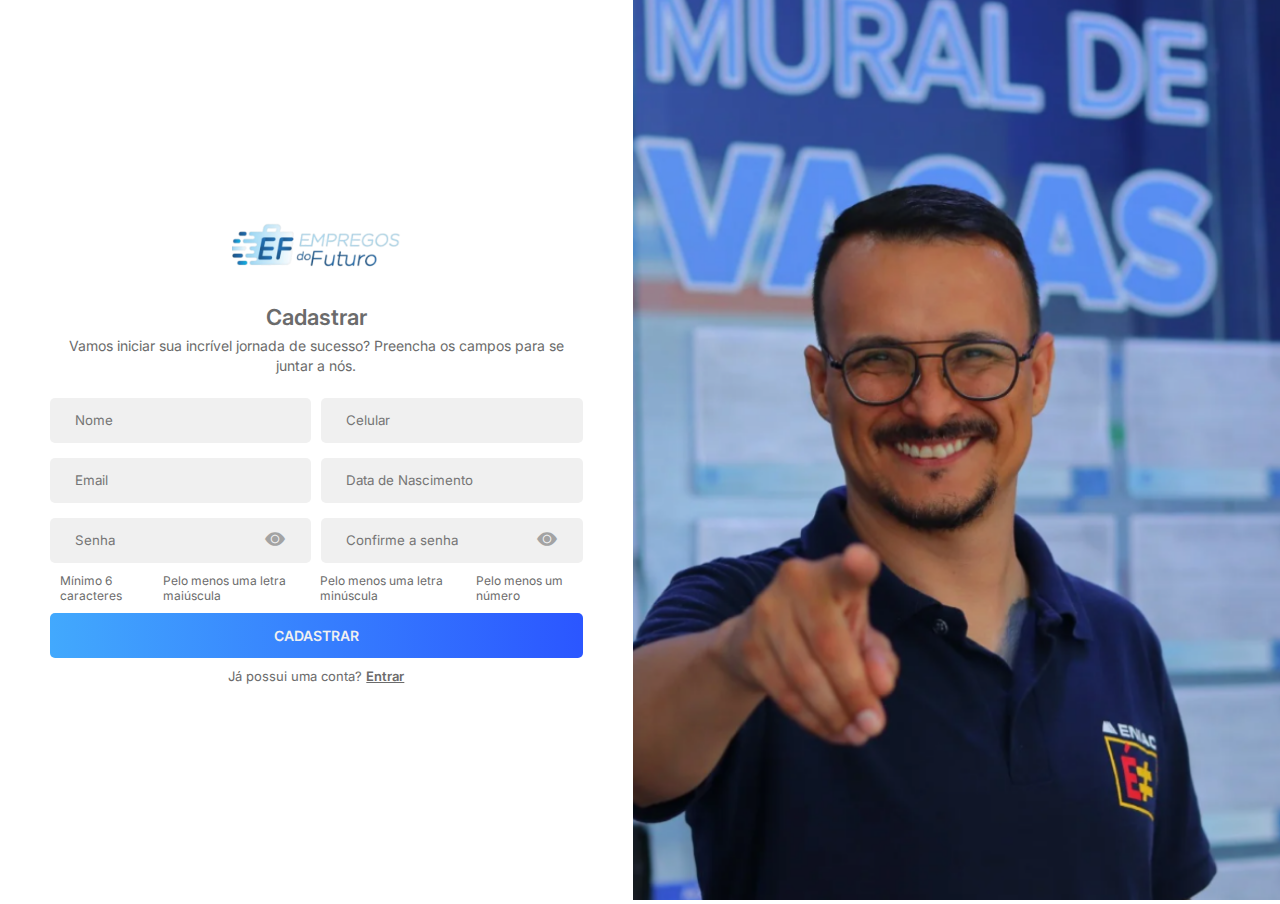
<file: cadastro.html>
<!DOCTYPE html>
<html lang="pt-br">

<head>
    <meta charset="UTF-8">
    <meta name="viewport" content="width=device-width, initial-scale=1.0">
    <title>Cadastro | Empregos do Futuro</title>
    <link rel="stylesheet" href="css/style_cadastro.css">

    <!-- Biblioteca do icone -->
    <link rel="stylesheet" href="https://cdn.jsdelivr.net/npm/bootstrap-icons@1.11.3/font/bootstrap-icons.min.css">

    <!-- Javascript (mostra e esconder) Senha -->
    <script src="./js/ocultarSenha.js"></script>

    <!-- Javascript das Validações -->
    <script src="./js/validacoes.js"></script>
</head>

<body>
    <main>
        <div class="left_side">
            <form action="./control/cadastrarAluno.jsp" name="formCadastro" id="formCadastro">
                <a href="./index.html"><img src="./img/Logo.png" alt="Empregos do Futuro" class="botton_home"></a>

                <div class="titulo_form">
                    <h2>Cadastrar</h2>
                    <span>
                        Vamos iniciar sua incrível jornada de sucesso?
                        Preencha os campos para se juntar a nós.
                    </span>
                </div>

                <div class="entrada_dados">
                    <div class="linha">
                        <div class="info">
                            <input type="text" id="txtNome" name="txtNome" placeholder="Nome" autocomplete="off">
                            <span class="erro" id="erroNome"></span>
                        </div>

                        <div class="info">
                            <input type="text" id="txtCelular" name="txtCelular" placeholder="Celular"
                                autocomplete="off">
                            <span class="erro" id="erroCelular"></span>
                        </div>
                    </div>

                    <div class="linha">
                        <div class="info">
                            <input type="text" id="txtEmail" name="txtEmail" placeholder="Email" autocomplete="off">
                            <span class="erro" id="erroEmail"></span>
                        </div>
                        <div class="info">
                            <input type="text" id="txtDataNasc" name="txtDataNasc" placeholder="Data de Nascimento"
                                onfocus="(this.type='date')" onblur="(this.type='text')">
                            <span class="erro" id="erroDataNasc"></span>
                        </div>
                    </div>

                    <div class="linha">
                        <div class="info">
                            <input type="password" id="txtSenha" name="txtSenha" placeholder="Senha" autocomplete="off">
                            <i class="bi bi-eye-fill" id="btn-Senha" onclick="mostrarSenha()"></i>
                        </div>
                        <div class="info">
                            <input type="password" id="txtConfirmaSenha" name="txtConfirmacaoSenha" placeholder="Confirme a senha" autocomplete="off">
                            <i class="bi bi-eye-fill" id="btn-ConfirmaSenha" onclick="mostrarSenha()"></i>
                        </div>
                    </div>
                    <div class="verifsenha">
                        <span class="requisito" id="erroSenhaChar">Mínimo 6 caracteres</span>
                        <span class="requisito" id="erroSenhaUpper">Pelo menos uma letra maiúscula</span>
                        <span class="requisito" id="erroSenhaLower">Pelo menos uma letra minúscula</span>
                        <span class="requisito" id="erroSenhaNum">Pelo menos um número</span>
                    </div>


                    <div class="botao">
                        <input type="button" onclick="validarDados()" class="btnEntrar" value="Cadastrar"
                            id="btnCadastrar">
                    </div>

                    <div class="comConta">
                        Já possui uma conta? <a href="./login.html">Entrar</a>
                    </div>
            </form>
        </div>

        <div class="right_side">
            <img src="./img/imagemCadastro.png" alt="Imagem Cadastro">
        </div>
    </main>
</body>

</html>
</file>
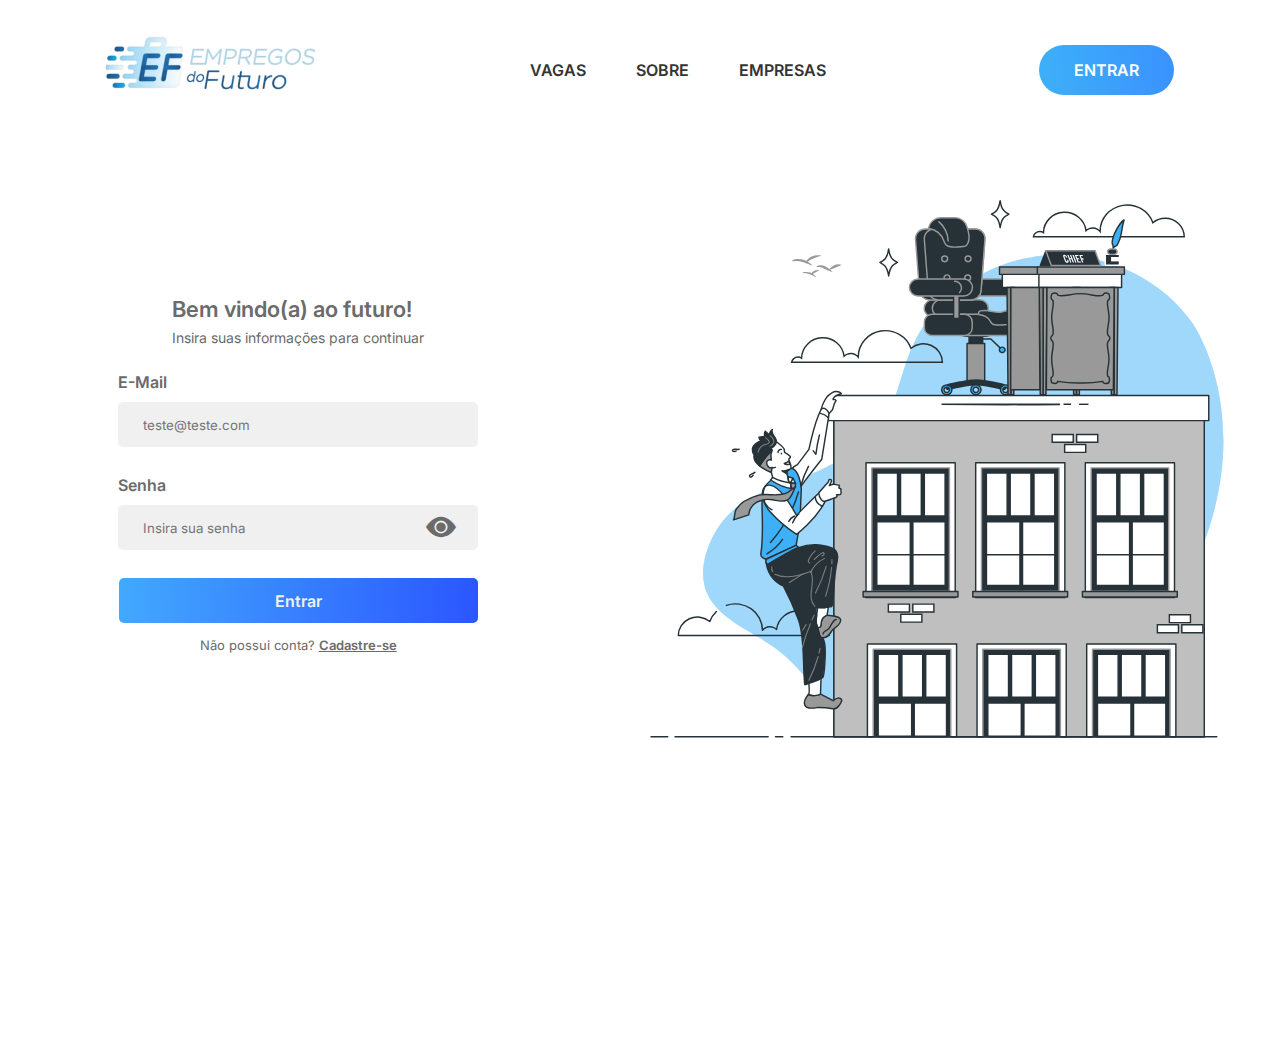
<file: login.html>
<!DOCTYPE html>
<html lang="pt-br">
<head>
    <meta charset="UTF-8">
    <meta name="viewport" content="width=device-width, initial-scale=1.0">
    <title>Entrar | Empregos do Futuro</title>
    <link rel="stylesheet" href="./css/style_login.css">
    <link rel="icon" type="img/png" href="/img/Logo.png" />

    <!-- Biblioteca dp icone -->
    <link rel="stylesheet" href="https://cdn.jsdelivr.net/npm/bootstrap-icons@1.11.3/font/bootstrap-icons.min.css">

    <!-- Javascript (mostra e esconder) Senha -->
    <script src="./js/ocultarSenha.js"></script>
</head>
<body>
    <header>
        <nav>
            <a href="./index.html"><img src="./img/Logo.png" alt="Logo"></a>
    
            <id class="nav-content">
                <a href="#curriculos">Vagas</a>
                <a href="#feirao">Sobre</a>
                <a href="#empresas">Empresas</a>
            </id>
    
            <a href="" class="botao_nav">ENTRAR</a>
        </nav>
    </header>

    <main>
        <div class="content">
            <div class="left_side">
                <form method="post" action="./control/verificar.jsp">
                    <div class="titulo_form">
                        <h2>Bem vindo(a) ao futuro!</h2>

                        <span>Insira suas informações para continuar</span>
                    </div>
                    <div class="info">
                        <label for="txtEmail">E-Mail</label>
                        <input type="email" name="txtEmail" id="txtEmail" placeholder="teste@teste.com" autocomplete="off">
                    </div>

                    <div class="info">
                        <label for="txtSenha">Senha</label>
                        <input type="password" name="txtSenha" id="txtSenha" placeholder="Insira sua senha">
                        <i class="bi bi-eye-fill" id="btn-Senha" onclick="mostrarSenha()"></i>
                    </div>

                    <div class="botao">
                        <input type="submit" value="Entrar" id="btnEntrar">
                    </div>

                    <div class="semConta">
                        Não possui conta? <a href="./cadastro.html">Cadastre-se</a>
                    </span>
                </form>
            </div>    

            <div class="right_side">
                <img src="./img/Ilustracao_Login.svg" alt="Imagem Login">
            </div>
        </div>
    </main>
</body>
</html>
</file>
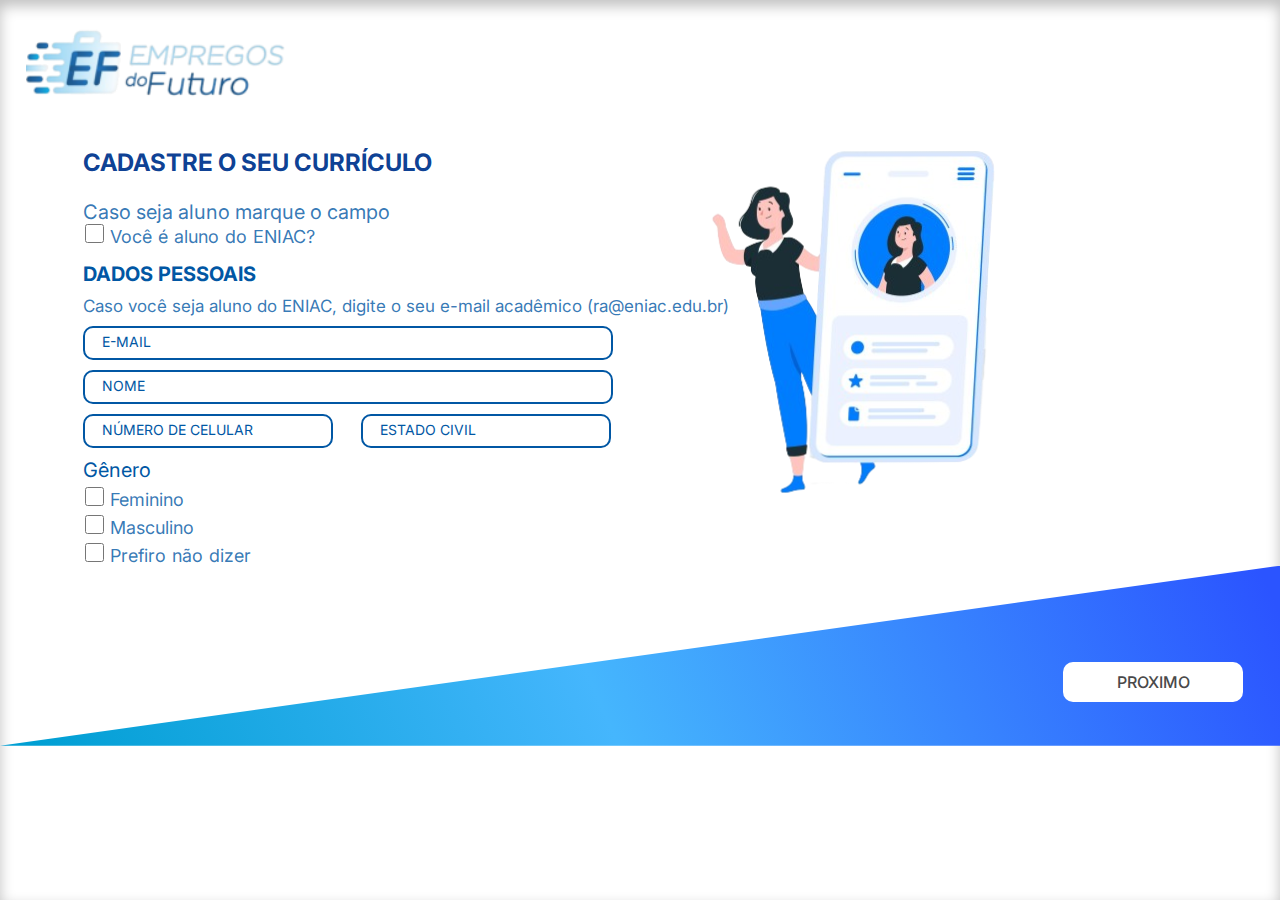
<file: future jobs/pags/home-curriculo.html>
<!DOCTYPE html>
<html lang="en">

<head>
    <meta charset="UTF-8">
    <meta name="viewport" content="width=device-width, initial-scale=1.0">
    <title>Cadastre o seu currículo</title>
    <link rel="stylesheet" href="../css/style-home-curriculo.css">
    <link rel="icon" href="../img/mala-de-viagem.png">
</head>

<body>
    <div class="img-fundo">
        <img src="../img/img_curriculo.png" alt="">
    </div>

    <!--Fundo pagina somente o background-->
    <div class="fundo">

        <!--Navbar contendo somente a logo com link para volta para a home-->
        <div class="navbar">
            <a href="../index.html"><img src="../img/Logo.png" alt="" class="img"></a>
        </div>

        <!--Começo do conteúdo-->
        <div class="titulo-curriculo">
            <h2>CADASTRE O SEU</h2>
            <h3>CURRÍCULO</h3>
        </div>

        <!--Formulário-->
        <div class="form">

            <form action="" id="curriculo">
                <div class="content-camp-aluno">
                    <p>Caso seja aluno marque o campo</p>
                    <label for=""> <input type="checkbox" class="checkbox"> Você é aluno do ENIAC?</label>
                </div>

                <div class="content-camp-dados">
                    <h2>DADOS PESSOAIS</h2>
                    <P>Caso você seja aluno do ENIAC, digite o seu e-mail acadêmico (ra@eniac.edu.br)</P>
                </div>

                <div class="content-camp-input">
                    <input type="text" size="30" placeholder="E-mail" class="input-text">
                </div>

                <div class="content-camp-input">
                    <input type="text" size="30" placeholder="Nome" class="input-text">
                </div>

                <div class="content-camp-input-menor">
                    <input type="text" size="30" placeholder="Número de celular" class="input-text-menor-direita">
                    <input type="text" size="30" placeholder="Estado Civil" class="input-text-menor-esquerda">
                </div>


                <div class="content-camp-genero">
                    <p class="gene">Gênero</p>
                </div>

                <div class="content-camp-genero-check">
                    <label for=""><input type="checkbox" class="checkbox"> Feminino</label>
                </div>

                <div class="content-camp-genero-check">
                    <label for=""><input type="checkbox" class="checkbox"> Masculino</label>
                </div>

                <div class="content-camp-genero-check">
                    <label for=""><input type="checkbox" class="checkbox"> Prefiro não dizer</label>
                </div>
            </form>

        </div>

        <!--Rodape-->
        <div class="rodape">
            <div class="botao">
                <a href="../pags/pag2_curriculo.html">
                    <button type="button" class="button" form="curriculo">
                        PROXIMO 
                    </button>
                </a>
            </div>
        </div>

    </div>
</body>

</html>
</file>
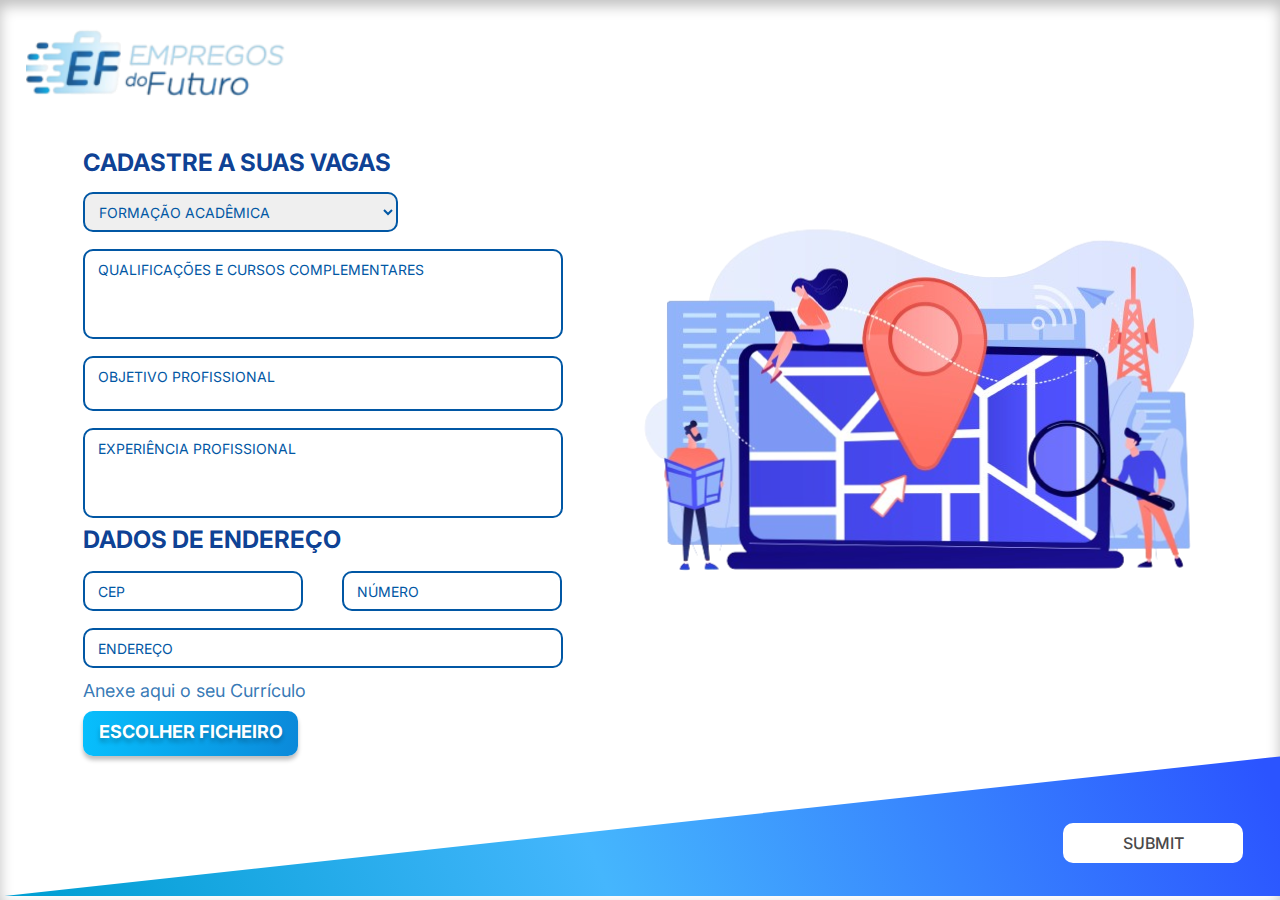
<file: future jobs/pags/home-vaga.html>
<!DOCTYPE html>
<html lang="en">

<head>
    <meta charset="UTF-8">
    <meta name="viewport" content="width=device-width, initial-scale=1.0">
    <title>Cadastre o seu currículo</title>
    <link rel="stylesheet" href="../css/style-pag2-curriculo.css">
    <link rel="icon" href="../img/mala-de-viagem.png">
</head>

<body>
    <div class="img-fundo">
        <img src="../img/20943903-removebg-preview.png" alt="">
    </div>

    <!--Fundo pagina somente o background-->
    <div class="fundo">

        <!--Navbar contendo somente a logo com link para volta para a home-->
        <div class="navbar">
            <a href="../index.html"><img src="../img/Logo.png" alt="" class="img"></a>
        </div>

        <!--Começo do conteúdo-->
        <div class="titulo dados-academico">
            <h2>Cadastre a suas vagas</h2>
        </div>

        <!--Formulário-->
        <div class="form">

            <form action="" id="curriculo">
                <div class="content-camp-forma">
                    <select name="formacao" id="forma" class="forma">
                        <option value="">Formação Acadêmica</option>
                        <option value="Doutorado Com">Doutorado Completo</option>
                        <option value="Doutorado In">Doutorado Incompleto</option>
                        <option value="Fundamental">Ensino Fundamental</option>
                        <option value="Medio Com">Ensino Médio Completo</option>
                        <option value="Medio In">Ensino Médio Incompleto</option>
                        <option value="Superior Com">Ensino Superior Completo</option>
                        <option value="Superior In">Ensino Superior Incompleto</option>
                        <option value="Mestrado Com">Mestrado Completo</option>
                        <option value="Mestrado In">Mestrado Incompleto</option>
                        <option value="Pos Com">Pós-Graduação Completa</option>
                        <option value="Pos In">Pós-Graduação Incompleta</option>
                    </select>
                </div>

                <div class="content-camp-text">
                    <input type="text" size="30" placeholder="Qualificações e cursos complementares"
                        class="input input-g">
                </div>

                <div class="content-camp-text">
                    <input type="text" size="30" placeholder="Objetivo Profissional" class=" input input-m">
                </div>

                <div class="content-camp-text">
                    <input type="text" size="30" placeholder="Experiência Profissional" class="input input-g">
                </div>

                <div class="titulo">
                    <h2>Dados de Endereço</h2>
                </div>

                <div class="content-camp-text">
                    <input type="text" size="30" placeholder="CEP" class="input input-text-menor-direita">
                    <input type="text" size="30" placeholder="Número" class="input input-text-menor-esquerda">
                </div>

                <div class="content-camp-text">
                    <input type="text" size="30" placeholder="Endereço" class="input input-p">
                </div>

                <div class="arquivo">
                    <p>Anexe aqui o seu Currículo</p>
                    <label for="arquivo-curriculo">Escolher Ficheiro</label>
                    <input type="file" id="arquivo-curriculo" name="arquivo-curriculo" accept="pdf"class="input-arquivo">
                </div>

            </form>


        </div>

        <!--Rodape-->
        <div class="rodape">
            <div class="botao">
                <input type="submit" form="curriculo" class="button">
            </div>
        </div>

    </div>
</body>

</html>
</file>
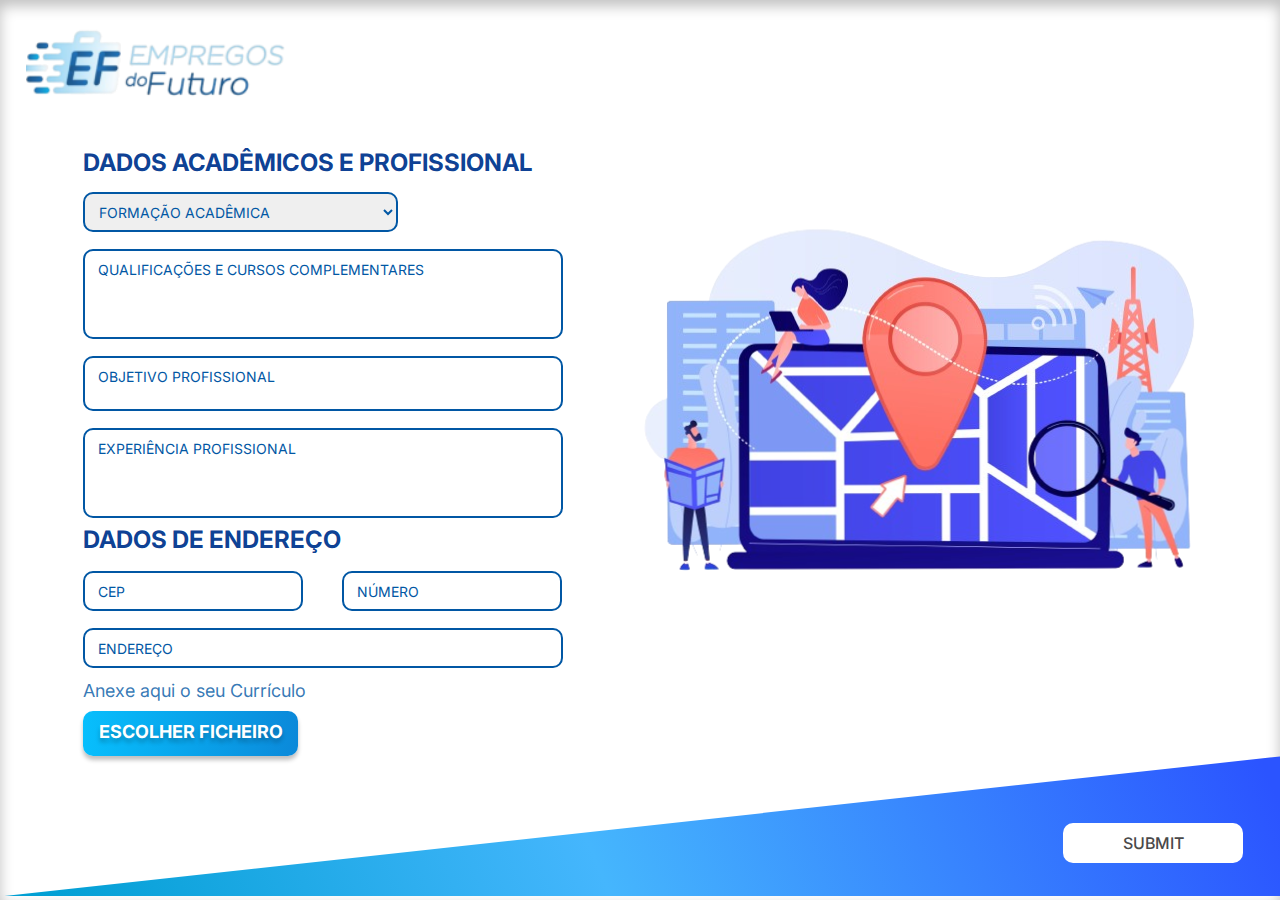
<file: future jobs/pags/pag2_curriculo.html>
<!DOCTYPE html>
<html lang="en">

<head>
    <meta charset="UTF-8">
    <meta name="viewport" content="width=device-width, initial-scale=1.0">
    <title>Cadastre o seu currículo</title>
    <link rel="stylesheet" href="../css/style-pag2-curriculo.css">
    <link rel="icon" href="../img/mala-de-viagem.png">
</head>

<body>
    <div class="img-fundo">
        <img src="../img/20943903-removebg-preview.png" alt="">
    </div>

    <!--Fundo pagina somente o background-->
    <div class="fundo">

        <!--Navbar contendo somente a logo com link para volta para a home-->
        <div class="navbar">
            <a href="../index.html"><img src="../img/Logo.png" alt="" class="img"></a>
        </div>

        <!--Começo do conteúdo-->
        <div class="titulo dados-academico">
            <h2>Dados acadêmicos e Profissional</h2>
        </div>

        <!--Formulário-->
        <div class="form">

            <form action="" id="curriculo">
                <div class="content-camp-forma">
                    <select name="formacao" id="forma" class="forma">
                        <option value="">Formação Acadêmica</option>
                        <option value="Doutorado Com">Doutorado Completo</option>
                        <option value="Doutorado In">Doutorado Incompleto</option>
                        <option value="Fundamental">Ensino Fundamental</option>
                        <option value="Medio Com">Ensino Médio Completo</option>
                        <option value="Medio In">Ensino Médio Incompleto</option>
                        <option value="Superior Com">Ensino Superior Completo</option>
                        <option value="Superior In">Ensino Superior Incompleto</option>
                        <option value="Mestrado Com">Mestrado Completo</option>
                        <option value="Mestrado In">Mestrado Incompleto</option>
                        <option value="Pos Com">Pós-Graduação Completa</option>
                        <option value="Pos In">Pós-Graduação Incompleta</option>
                    </select>
                </div>

                <div class="content-camp-text">
                    <input type="text" size="30" placeholder="Qualificações e cursos complementares"
                        class="input input-g">
                </div>

                <div class="content-camp-text">
                    <input type="text" size="30" placeholder="Objetivo Profissional" class=" input input-m">
                </div>

                <div class="content-camp-text">
                    <input type="text" size="30" placeholder="Experiência Profissional" class="input input-g">
                </div>

                <div class="titulo">
                    <h2>Dados de Endereço</h2>
                </div>

                <div class="content-camp-text">
                    <input type="text" size="30" placeholder="CEP" class="input input-text-menor-direita">
                    <input type="text" size="30" placeholder="Número" class="input input-text-menor-esquerda">
                </div>

                <div class="content-camp-text">
                    <input type="text" size="30" placeholder="Endereço" class="input input-p">
                </div>

                <div class="arquivo">
                    <p>Anexe aqui o seu Currículo</p>
                    <label for="arquivo-curriculo">Escolher Ficheiro</label>
                    <input type="file" id="arquivo-curriculo" name="arquivo-curriculo" accept="pdf"class="input-arquivo">
                </div>

            </form>


        </div>

        <!--Rodape-->
        <div class="rodape">
            <div class="botao">
                <input type="submit" form="curriculo" class="button">
            </div>
        </div>

    </div>
</body>

</html>
</file>
<file: css/style_cadastro.css>
@import url('https://fonts.googleapis.com/css2?family=Inter:wght@100..900&display=swap');

body,
html {
    overflow: hidden;
    scroll-behavior: smooth;
}

* {
    padding: 0;
    margin: 0;
    box-sizing: border-box;
    font-family: "Inter", sans-serif;
}
main{
    width: 100vw;
    min-height: 100vh;

}

.right_side{
    width: 100%;
    height: 100%;
}

.left_side{
    display: flex;
    min-height: 100vh;
    align-items: center;
    width: 100%;
    justify-content: center;
}

.right_side img{
    height: 100vh;
    min-width: 100%;
    object-fit: cover;
}

.botton_home{
    height: 56px;
    align-items: center;
    align-content: center;
}

form{
    width: 100%;
    max-height: 40vh;
    display: flex;
    gap: 20px;
    padding: 50px;
    align-items: center;
    justify-content: center;
    flex-direction: column;
}

.titulo_form{
    padding: 3px;
    color: #6B6B6B;
    text-align: center;
}

.titulo_form h2{
    font-size: 22px;
    padding-bottom: 5px;
    font-weight: 600;
}

.titulo_form span{
    font-size: 14px;
    font-weight: 400;
}

.entrada_dados{
    display: flex;
    flex-direction: column;
    gap: 10px;
}

.info{
    display: flex;
    flex-direction: column;
    gap: 5px;
    position: relative;
    width: 100%;
}
.requisito{
    font-size: 12px;
    font-weight: 400;
    color: #212121;
    padding-left: 10px;
}
.erro{
    font-size: 12px;
    font-weight: 400;
    color: #c91f13;
    padding-left: 10px;
}

.info input{
    width: 100%;
    height: 45px;
    border-radius: 5px ;
    background-color: #F0F0F0;
    padding: 15px;
    padding-left: 25px;
    border: none;
    transition: .3s ease;
}

.info i{
    font-size: 20px;
    cursor: pointer;
    position: absolute;
    padding-top: 10px;
    right: 10%;
    color: #a3a3a3;
    transition: .3s ease;
}
.info i:hover{
    color: #7b7b7b;
}

.botao input{
    width: 100%;
    height: 45px;
    border-radius: 5px;
    background: linear-gradient(88deg, #42A9FD 0%, #2b56ff 100%);
    color: #F0F0F0;
    font-size: 14px;
    font-weight: 600;
    text-transform: uppercase;
    border: none;
    transition: .3s ease-in-out;
    cursor: pointer;
    /* cursor: not-allowed; */
}
.botao input:hover{
    filter: brightness(1.1);
    letter-spacing: .5px;
}

.verifsenha{
    width: 100%;
    display: flex;
    justify-content: space-between;
    height: 30px;
    align-items: center;
}
.verifsenha span{
    color: #6B6B6B;
}

.erroCampo{
    border-bottom: 2px solid #c91f13 !important;
}

.info input:focus{
    outline: none;
    border-bottom: solid 1.8px #2b56ff;
}

.linha{
    display: flex;
    gap: 10px;
}

.comConta{
    color: #6B6B6B;
    font-size: 13px;
    font-weight: 400;
    text-align: center;
}

.comConta a{
    font-weight: 600;
    color: #6B6B6B;
}

@media all and (max-width: 1000px) {
    .right_side{
        display: none;
    }
}
@media all and (max-width: 600px) {
    .linha{
        flex-direction: column;
    }
    main{
        padding: 10px;
    }
    .verifsenha{
        padding-bottom: 10px;
    }
    form{
        gap: 10px;
    }
    
}
</file>
<file: css/style_login.css>
@import url('https://fonts.googleapis.com/css2?family=Inter:wght@100..900&display=swap');

body,
html {
    overflow: hidden;
    scroll-behavior: smooth;
}

* {
    padding: 0;
    margin: 0;
    box-sizing: border-box;
    font-family: "Inter", sans-serif;
}

nav{
    height: 140px;
    background-color: white;
    color: #343434;
    z-index: 99;
    display: flex;
    width: 100%;
    align-items: center;
    justify-content: space-around;
}
nav .nav-content{
    display: flex;
    gap: 50px;
}
nav .nav-content a{
    text-decoration: none;
    color: #343434;
    text-transform: uppercase;
    font-weight: 600;
    transition: .3s ease;
}
nav .nav-content a:hover{
    font-size: 1.1rem;
}
nav .botao_nav{
    width: 135px;
    height: 50px;
    background: linear-gradient(87deg, #3DB0F8 0%, #3A92FD 100%);
    display: flex;
    align-items: center;
    justify-content: center;
    border-radius: 50px;
    font-weight: 600;
    text-decoration: none;
    color: white;
}

main{
    width: 100vw;
    min-height: 100vh;
}

.right_side{
    width: 100%;
    height: 100%;
}

.left_side{
    display: flex;
    align-items: center;
    justify-content: center;
}

.right_side img{
    height: 80vh;
    object-fit: cover;
    padding-bottom: 58px;
}

@media screen and (max-width:800px){
    .right_side img{
        display: none;
    }

    .left_side{
        height: 100vh;
    }
}


form{
    width: 100%;
    height: 100%;
    display: flex;
    align-items: center;
    justify-content: center;
    flex-direction: column;
    padding-bottom: 55px;
}

.titulo_form{
    color: #6B6B6B;
    padding-bottom: 5px;
}

.titulo_form h2{
    text-align: left;
    font-size: 22px;
    padding-bottom: 5px;
    font-weight: 600;
}

.titulo_form span{
    text-align: left;
    font-size: 14px;
    font-weight: 400;
}

.entrada_dados{
    padding: 20px;
}

.info{
    padding: 8px;
    padding-top: 20px;
    position: relative;
}

.info input{
    width: 360px;
    height: 45px;
    border-radius: 5px ;
    background-color: #F0F0F0;
    padding: 15px;
    padding-left: 25px;
    border: none;
    transition: .3s ease;
}

.info label{
    display: flex;
    padding-bottom: 10px;
    font-size: 16px;
    color: #6B6B6B;
    font-weight: 600;
}

.info i{
    font-size: 30px;
    cursor: pointer;
    position: absolute;
    padding-top: 4px;
    right: 8%;
    color: #6b6b6b;
}

.botao{
    padding: 14px;
    padding-top: 20PX;
}

.botao input{
    width: 359px;
    height: 45px;
    border-radius: 5px;
    background: linear-gradient(88deg, #42A9FD 0%, #2b56ff 100%);
    color: #F0F0F0;
    font-size: 16px;
    font-weight: 600;
    border: none;
}

.info input:focus{
    outline: none;
    border-bottom: solid 1.8px #2b56ff;
}

.semConta{
    color: #6B6B6B;
    font-size: 13px;
    font-weight: 400;
    text-align: center;
}

.semConta a{
    font-weight: 600;
    color: #6B6B6B;
}
</file>
<file: future jobs/css/style-home-curriculo.css>
@import url('https://fonts.googleapis.com/css2?family=Inter:wght@100..900&display=swap');

*{
    margin: 0;
    padding: 0;
    box-sizing: border-box;
}
html, body{
    height: 100vh;
}

/* Background da pagina */
.fundo{
    fill: #ffffff;
    height: 100vh;
    box-shadow: 0px 6px 13.5px 0px rgba(0, 0, 0, 0.25) inset;
    position: relative;
}

/* Navbar */
.navbar{
    padding: 2%;
}

.navbar img{
    width: 260px;
}



/* Inicio do Conteúdo (TITULO) */
.titulo-curriculo{
    color: #00368ef1;
    font-family: Inter;
    line-height: normal;
    text-transform: uppercase;  
    text-align: center;
    padding-left: 2.2cm;
    padding-top: 7px;
}

.titulo-curriculo h2{
    float: left;
    font-style: normal;
    font-size: 24;
}

.titulo-curriculo h3{
    float: left;
    font-style: bold;
    font-size: 24px;
    padding-left: 5px;
}

/* Formulário */
.form{
    color: rgba(1, 87, 164, 0.80);
    font-family: Inter;
    text-align: left;
    font-style: normal;
    font-weight: 400;
    white-space: normal;
    padding-top: 4%;
    padding-left: 2.2cm;
}

/* Campo do Aluno (Checkbox) */
.form p{
    font-size: 20px;
}

.form label{
    font-size: 18px;
    white-space: inherit;
    word-spacing: 1px;
    margin: 2px;
    align-items: center;
}

.checkbox{
    border-radius: 5px;
    width: 19px;
    height: 19px;
    align-items: center;
    border: 2px solid #0157a4;
    background-color: #FFFFFF;
}

/* Campo dos Dados pessoais*/
.content-camp-dados h2{
    color: #0157a4;
    font-size: 20px;
    padding-top: 15px;
    padding-bottom: 10px;
}

.content-camp-dados P{
    font-size: 17px;
}

/*Campo dos inputs*/
.content-camp-input{
    padding-top: 10px;
}

.input-text{
    border-radius: 10px;
    border: 2px solid #0157a4;
    width: 530px;
    height: 34px;
    align-items: center;
}

input::placeholder{
    color: #0157a4;
    font-family: Inter;
    font-size: 14px;
    font-style: normal;
    text-transform: uppercase;
    padding-left: 17px;
}

/* Input Menor (Direita e esquerda)*/
.content-camp-input-menor{
    padding-top: 10px;
}



.input-text-menor-direita{
    border-radius: 10px;
    border: 2px solid #0157a4;
    width: 250px;
    height: 34px;
}

.input-text-menor-esquerda{
    border-radius: 10px;
    border: 2px solid #0157a4;
    width: 250px;
    height: 34px;
    margin-left: 24.20px;
}

/* Gênero */

.content-camp-genero{
    padding-top: 10px;
    color: #0157a4;
    font-weight: 400;
    font-family: Inter;
    font-style: bold;
    font-size: 19px;
}

.gene{
    font-style: bold;
    font-size: 17px;
    font-weight: 400;
    font-style: bold;
}

.content-camp-genero label{
    font-style: bold;
    font-size: 17px;
    font-weight: 400;
    color: #0157a4;
}

.content-camp-genero-check{
    padding-top: 5px;
}


/* Imagem */

.img-fundo{
    transform: rotate(-0.145deg);
    flex-shrink: 0;
    display: flex;
    float: right;
    position: absolute;
    padding-left: 48%;
    padding-top: 6%;
    width: 95%;
    z-index: -99;
}

.rodape{
    height: 20%;
    background: linear-gradient(67deg, #009FD3 2.5%, #45B6FD 45.6%, #2B54FF 98.5%);
    clip-path: polygon(100% 0%, 0% 100%, 100% 100%);
    border: 0;
    
    position: relative;
}

.botao{
    display: flex;
    justify-content: center;
    align-items: center;
    gap: 10px;
    z-index: 100;
    position: absolute;
    bottom: 24%;
    right: 37px;
    float: left;
}

.button{
    border-radius: 10px;
    border: none;
    background: #FFF;
    width: 180px;
    padding: 10px ;
    color: #494949;
    font-family: Inter;
    font-size: 16px;
    font-style: normal;
    font-weight: 500;
    line-height: normal;
    text-transform: uppercase;
    float: left;
}
</file>
<file: future jobs/css/style-pag2-curriculo.css>
@import url('https://fonts.googleapis.com/css2?family=Inter:wght@100..900&display=swap');

*{
    margin: 0;
    padding: 0;
    box-sizing: border-box;
}
html, body{
    height: 100vh;
}

/* Background da pagina */
.fundo{
    fill: #ffffff;
    height: 100vh;
    box-shadow: 0px 6px 13.5px 0px rgba(0, 0, 0, 0.25) inset;
    position: relative;

}
/* Navbar */
.navbar{
    padding: 2%;
}

.navbar img{
    width: 260px;
}


/*Titulo*/
.titulo{
    color: #00368ef1;
    font-family: Inter;
    line-height: normal;
    text-transform: uppercase;  
    padding-top: 7px;
}

.dados-academico{
    padding-left: 2.2cm;
}

/* Formulário */
.form{
    color: rgba(1, 87, 164, 0.80);
    font-family: Inter;
    text-align: left;
    font-style: normal;
    font-weight: 400;
    white-space: normal;
    padding-top: 15px;
    padding-left: 2.2cm;
}


/*Formação acadêmica*/
.forma{
    border-radius: 10px;
    border: 2px solid #0157a4;
    width: 315px;
    height: 40px;
}

select{
    color: #0157a4;
    font-family: Inter;
    font-size: 14px;
    font-style: normal;
    text-transform: uppercase;
    padding-left: 10px;
}

option{
    color: #0157a4;
    font-family: Inter;
    font-size: 14px;
    font-style: normal;
    text-transform: uppercase;
    padding-left: 17px;
}

.content-camp-text{
    margin-top: 17px;
}

.input{
    border-radius: 10px;
    border: 2px solid #0157a4;
    width: 480px;
    padding-left: 17px;
}

.input-g{
    height: 90px;
}

.input-m{
    height: 55px;
}

.input::placeholder{
    color: #0157a4;
    font-family: Inter;
    font-size: 14px;
    font-style: normal;
    text-transform: uppercase;
    position: absolute;
    top: 0;
    left: 0;
    margin-top: 10px;
    margin-left: 13px;
}

.input-text-menor-direita{
    width: 220px;
    height: 40px;
}

.input-text-menor-esquerda{
    width: 220px;
    height: 40px;
    margin-left: 35px;
}

.input-p{
    height: 40px;
}

/*ficheiro*/

.arquivo{
    color: rgba(1, 87, 164, 0.80);
    font-family: Inter;
    font-size: 18px;
    font-style: normal;
    font-weight: 400;
    padding-top: 12px;
}

input[type="file"] {
    display: none;
}
label {
    padding: 10px;
    width: 215px;
    height: 45px;
    color: #FFF;
    text-transform: uppercase;
    text-align: center;
    font-weight: 700;
    font-size: 18px;
    font-style: bold;
    font-family: Inter;
    text-shadow: 0px 4px 4px rgba(0, 0, 0, 0.25);
    display: block;
    margin-top: 10px;
    cursor: pointer;
    border-radius: 10px;
    background: linear-gradient(89deg, #07c2ff -6.54%, #0b85d7 106.51%);
    box-shadow: 0px 4px 4px 0px rgba(0, 0, 0, 0.25);
}


/* Imagem */

.img-fundo{
    transform: rotate(-0.145deg);
    flex-shrink: 0;
    display: flex;
    float: right;
    position: absolute;
    padding-left: 48%;
    padding-top: 15%;
    width: 95%;
    z-index: -99;
}

/*Rodape*/
.rodape{
    height: 140px;
    background: linear-gradient(67deg, #009FD3 2.5%, #45B6FD 45.6%, #2B54FF 98.5%);
    clip-path: polygon(100% 0%, 0% 100%, 100% 100%);
    border: 0;
    position: relative;
}

.botao{
    display: flex;
    justify-content: center;
    align-items: center;
    gap: 10px;
    z-index: 100;
    position: absolute;
    bottom: 24%;
    right: 37px;
    float: left;
}

.button{
    border-radius: 10px;
    border: none;
    background: #FFF;
    width: 180px;
    padding: 10px ;
    color: #494949;
    font-family: Inter;
    font-size: 16px;
    font-style: normal;
    font-weight: 500;
    line-height: normal;
    text-transform: uppercase;
    float: left;
}










/*
.content-camp-text-g{
    padding-top: 15px;
}



.content-camp-text-m{
    padding-top: 15px;
}

.input-m{
    border-radius: 10px;
    border: 2px solid #0157a4;
    width: 480px;
    height: 55px;
    padding: 17px;
}

input::placeholder{
    color: #0157a4;
    font-family: Inter;
    font-size: 14px;
    font-style: normal;
    text-transform: uppercase;
}

.End{
    color: #00368ef1;
    font-family: Inter;
    line-height: normal;
    text-transform: uppercase;  
    text-align: center;
    padding-top: 10px;
    float: left;
    font-style: normal;
    font-size: 24;
}
*/
</file>
